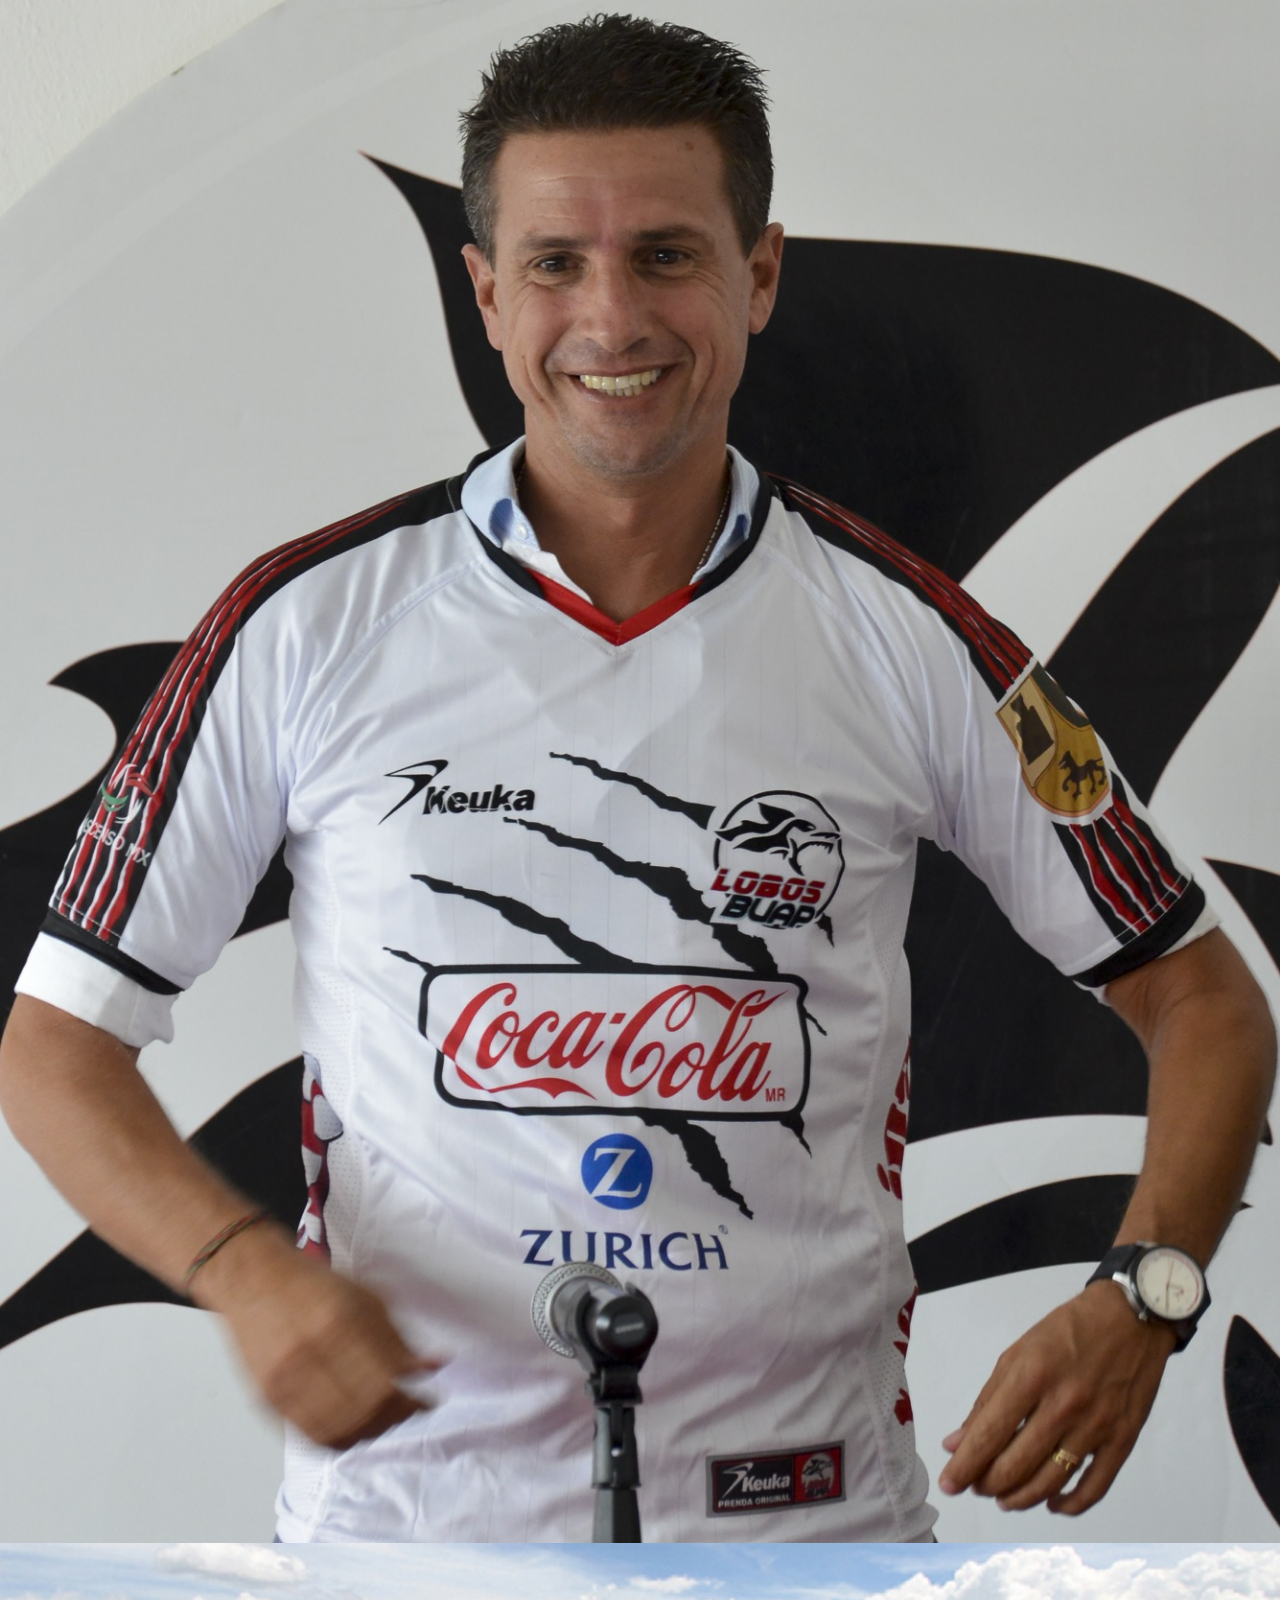
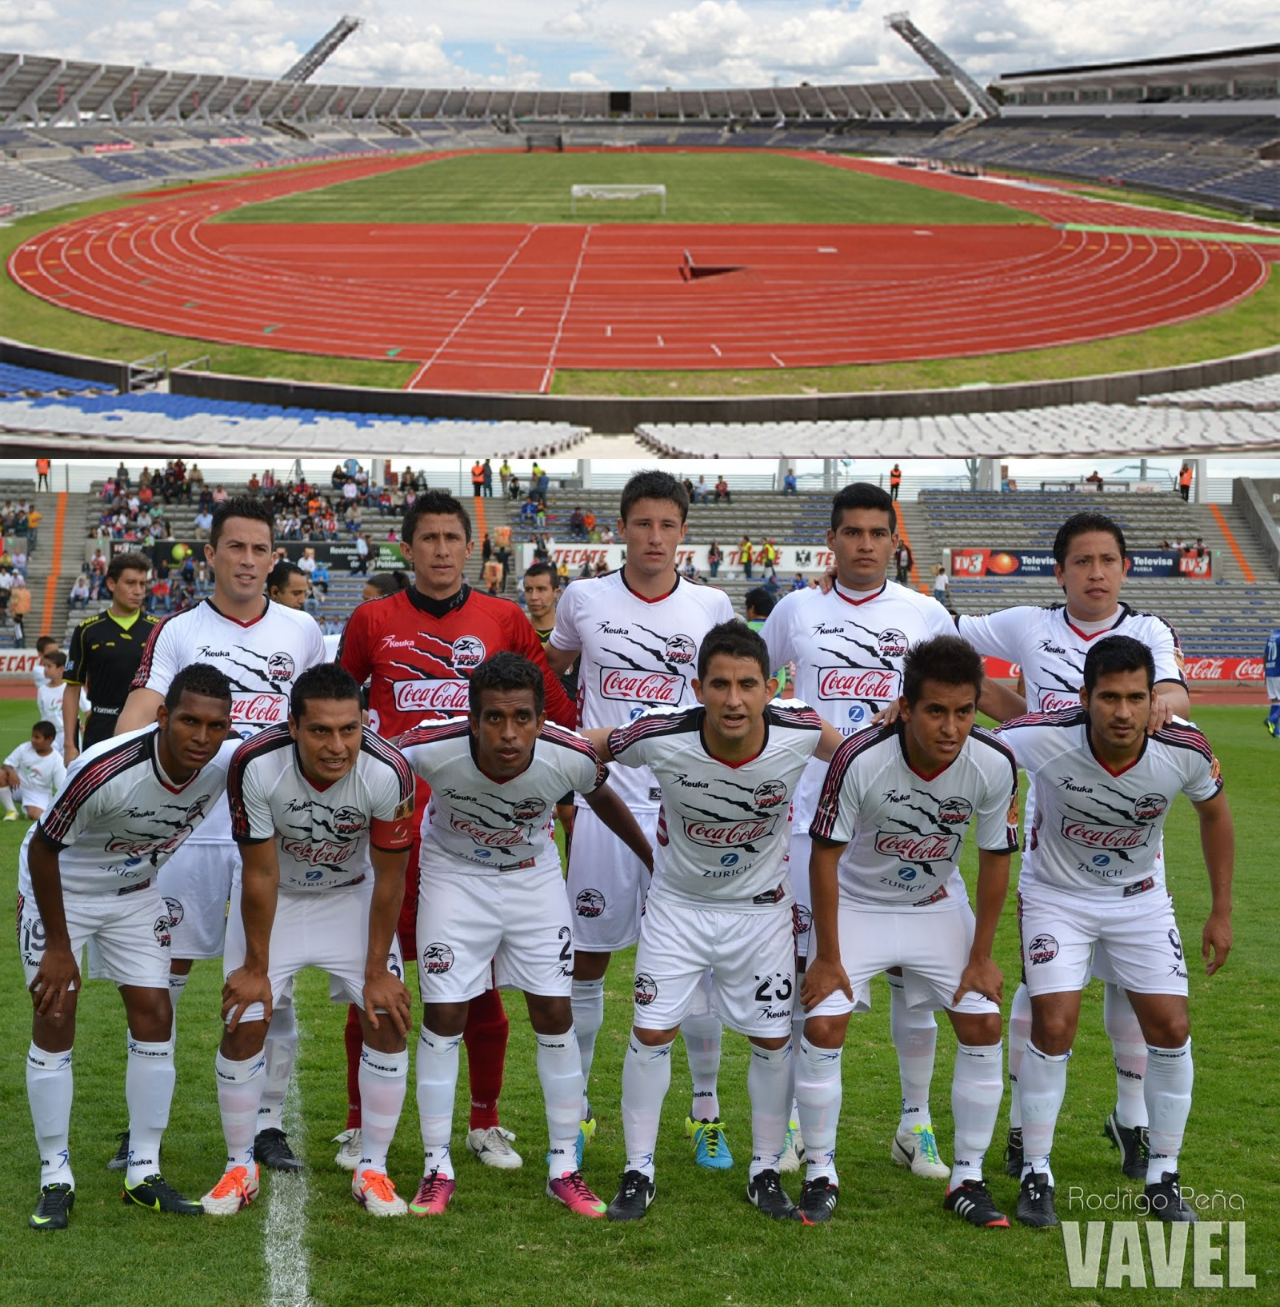
<file: imagen.html>
<!doctype html>
<html class="">
<head>
<meta charset="utf-8">
<meta name="viewport" content="width=device-width, initial-scale=1">
<title>Documento sin título</title>
<link href="boilerplate.css" rel="stylesheet" type="text/css">
<link href="imagen.css" rel="stylesheet" type="text/css">
</head>
<body>
<img src="dt.jpg">
<img src="estadio.jpg">
<img src="equipo.jpg">
</body>
</html>
</file>
<file: boilerplate.css>
@charset "utf-8";
/*
/* 
 * HTML5 ✰ Boilerplate
 *
 * Lo que sigue es el resultado de una intensa investigación sobre estilos válidos para múltiples navegadores. 
 * Los créditos figuran en línea; queremos expresar nuestro más sincero agradecimiento a Nicolas Gallagher, Jonathan Neal,
 * Kroc Camen y a la comunidad y el equipo de desarrollo de H5BP.
 *
 * Información detallada acerca de este CSS: h5bp.com/css
 * 
 * Modificaciones de Dreamweaver:
 * 1. Resaltado de selección convertido en comentario
 * 2. Eliminación de la sección de consultas de medios (añadimos la nuestra en un archivo independiente)
 *
 * ==|== normalizar ==========================================================
 */


/* =============================================================================
   Definiciones de pantalla de HTML5
   ========================================================================== */

article, aside, details, figcaption, figure, footer, header, hgroup, nav, section { display: block; }
audio, canvas, video { display: inline-block; *display: inline; *zoom: 1; }
audio:not([controls]) { display: none; }
[hidden] { display: none; }

/* =============================================================================
   Base
   ========================================================================== */

/*
 * 1. Corregir el texto que cambia de tamaño de forma extraña en IE6/7 cuando el tamaño de fuente del cuerpo se establece en unidades em
 * 2. Forzar la barra de desplazamiento vertical en navegadores distintos de IE
 * 3. Evitar el ajuste de tamaño de texto en iOS cuando cambia la orientación del dispositivo sin que se desactive el zoom de usuario: h5bp.com/g
 */

html { font-size: 100%; overflow-y: scroll; -webkit-text-size-adjust: 100%; -ms-text-size-adjust: 100%; }

body { margin: 0; font-size: 13px; line-height: 1.231; }

body, button, input, select, textarea { font-family: sans-serif; color: #222; }

/* 
 * Eliminar text-shadow (la sombra del texto) del resaltado de selección: h5bp.com/i
 * Estas declaraciones de selección deben ser independientes
 * También: rosa cálido. (o personalice el color de fondo para que se ajuste a su diseño)
 */

/* Dreamweaver: anule la conversión de estos en comentarios si desea personalizar el resaltado de selección
 *::-moz-selection { background: #fe57a1; color: #fff; text-shadow: none; }
 *::selection { background: #fe57a1; color: #fff; text-shadow: none; }
 */

/* =============================================================================
   Vínculos
   ========================================================================== */

a { color: #00e; }
a:visited { color: #551a8b; }
a:hover { color: #06e; }
a:focus { outline: thin dotted; }

/* Mejorar la legibilidad con foco y al pasar por encima en todos los navegadores: h5bp.com/h */
a:hover, a:active { outline: 0; }


/* =============================================================================
   Tipografía
   ========================================================================== */

abbr[title] { border-bottom: 1px dotted; }

b, strong { font-weight: bold; }

blockquote { margin: 1em 40px; }

dfn { font-style: italic; }

hr { display: block; height: 1px; border: 0; border-top: 1px solid #ccc; margin: 1em 0; padding: 0; }

ins { background: #ff9; color: #000; text-decoration: none; }

mark { background: #ff0; color: #000; font-style: italic; font-weight: bold; }

/* Repetir la declaración de la familia de fuentes monoespacio: h5bp.com/j */
pre, code, kbd, samp { font-family: monospace, monospace; _font-family: 'courier new', monospace; font-size: 1em; }

/* Mejorar la legibilidad del texto con formato preestablecido en todos los navegadores */
pre { white-space: pre; white-space: pre-wrap; word-wrap: break-word; }

q { quotes: none; }
q:before, q:after { content: ""; content: none; }

small { font-size: 85%; }

/* Colocar el contenido de subíndices y superíndices sin que se vea afectada line-height (la altura de línea): h5bp.com/k */
sub, sup { font-size: 75%; line-height: 0; position: relative; vertical-align: baseline; }
sup { top: -0.5em; }
sub { bottom: -0.25em; }


/* =============================================================================
   Listas
   ========================================================================== */

ul, ol { margin: 1em 0; padding: 0 0 0 40px; }
dd { margin: 0 0 0 40px; }
nav ul, nav ol { list-style: none; list-style-image: none; margin: 0; padding: 0; }


/* =============================================================================
   Contenido incrustado
   ========================================================================== */

/*
 * 1. Mejorar la calidad de imagen al aplicar escala en IE7: h5bp.com/d
  * 2. Eliminar el hueco entre imágenes y bordes en los contenedores de imágenes: h5bp.com/e 
 */

img { border: 0; -ms-interpolation-mode: bicubic; vertical-align: middle; }

/*
 * Corregir el desbordamiento no oculto en IE9 
 */

svg:not(:root) { overflow: hidden; }


/* =============================================================================
   Figuras
   ========================================================================== */

figure { margin: 0; }


/* =============================================================================
   Formularios
   ========================================================================== */

form { margin: 0; }
fieldset { border: 0; margin: 0; padding: 0; }

/* Indicar que 'label' desplaza el foco al elemento de formulario asociado */
label { cursor: pointer; }

/* 
 * 1. Corregir el color que no se hereda en IE6/7/8/9 
 * 2. Corregir la alineación que se muestra de manera extraña en IE6/7 
 */

legend { border: 0; *margin-left: -7px; padding: 0; }

/*
 * 1. Corregir el tamaño de fuente que no se hereda en todos los navegadores
 * 2. Eliminar márgenes en FF3/4 S5 Chrome
 * 3. Definir una visualización con alineación vertical coherente en todos los navegadores
 */

button, input, select, textarea { font-size: 100%; margin: 0; vertical-align: baseline; *vertical-align: middle; }

/*
 * 1. Definir line-height (la altura de línea) como normal para que coincida con FF3/4 (configurar mediante !important en la hoja de estilos UA)
 * 2. Corregir el espaciado interno que se muestra de manera extraña en IE6/7
 */

button, input { line-height: normal; *overflow: visible; }

/*
 * Reintroducir el espaciado interno en 'table' para evitar problemas de solapamiento y espacio en blanco en IE6/7
 */

table button, table input { *overflow: auto; }

/*
 * 1. Mostrar cursor de mano para elementos de formulario en los que se puede hacer clic
 * 2. Permitir la aplicación de estilo a los elementos de formulario en los que se puede hacer clic en iOS
 */

button, input[type="button"], input[type="reset"], input[type="submit"] { cursor: pointer; -webkit-appearance: button; }

/*
 * Tamaño y aspecto coherentes para los cuadros
 */

input[type="checkbox"], input[type="radio"] { box-sizing: border-box; }
input[type="search"] { -webkit-appearance: textfield; -moz-box-sizing: content-box; -webkit-box-sizing: content-box; box-sizing: content-box; }
input[type="search"]::-webkit-search-decoration { -webkit-appearance: none; }

/* 
 * Eliminar el relleno y el borde interno en FF3/4: h5bp.com/l 
 */

button::-moz-focus-inner, input::-moz-focus-inner { border: 0; padding: 0; }

/* 
 * 1. Eliminar la barra de desplazamiento vertical predeterminada en IE6/7/8/9 
 * 2. Permitir solo el cambio de tamaño vertical
 */

textarea { overflow: auto; vertical-align: top; resize: vertical; }

/* Colores para la validez del formulario */
input:valid, textarea:valid {  }
input:invalid, textarea:invalid { background-color: #f0dddd; }


/* =============================================================================
   Tablas
   ========================================================================== */

table { border-collapse: collapse; border-spacing: 0; }
td { vertical-align: top; }


/* ==|== estilos principales =====================================================
   Autor: 
   ========================================================================== */
















/* ==|== clases de aplicación auxiliar no semánticas ========================================
   Defina sus estilos antes de iniciar esta sección.
   ========================================================================== */

/* Para sustitución de imagen */
.ir { display: block; border: 0; text-indent: -999em; overflow: hidden; background-color: transparent; background-repeat: no-repeat; text-align: left; direction: ltr; }
.ir br { display: none; }

/* Ocultar a los lectores de pantalla y los navegadores: h5bp.com/u */
.hidden { display: none !important; visibility: hidden; }

/* Ocultar solo visualmente, pero mantenerlo disponible para lectores de pantalla: h5bp.com/v */
.visuallyhidden { border: 0; clip: rect(0 0 0 0); height: 1px; margin: -1px; overflow: hidden; padding: 0; position: absolute; width: 1px; }

/* Amplía la clase .visuallyhidden para permitir que se pueda situar el foco en el elemento al navegar hasta él a través del teclado: h5bp.com/p */
.visuallyhidden.focusable:active, .visuallyhidden.focusable:focus { clip: auto; height: auto; margin: 0; overflow: visible; position: static; width: auto; }

/* Ocultar visualmente y a los lectores de pantalla, pero mantener el diseño */
.invisible { visibility: hidden; }

/* Contiene cuadros flotantes: h5bp.com/q */ 
.clearfix:before, .clearfix:after { content: ""; display: table; }
.clearfix:after { clear: both; }
.clearfix { zoom: 1; }


/* ==|== estilos de impresión =======================================================
   Estilos de impresión.
   Situados en línea para evitar la conexión HTTP requerida: h5bp.com/r
   ========================================================================== */
 
 @media print {
  * { background: transparent !important; color: black !important; text-shadow: none !important; filter:none !important; -ms-filter: none !important; } /* La impresión en negro es más rápida: h5bp.com/s */
  a, a:visited { text-decoration: underline; }
  a[href]:after { content: " (" attr(href) ")"; }
  abbr[title]:after { content: " (" attr(title) ")"; }
  .ir a:after, a[href^="javascript:"]:after, a[href^="#"]:after { content: ""; }  /* No mostrar para imágenes ni para código javascript/vínculos internos */
  pre, blockquote { border: 1px solid #999; page-break-inside: avoid; }
  thead { display: table-header-group; } /* h5bp.com/t */
  tr, img { page-break-inside: avoid; }
  img { max-width: 100% !important; }
  @page { margin: 0.5cm; }
  p, h2, h3 { orphans: 3; widows: 3; }
  h2, h3 { page-break-after: avoid; }
}
</file>
<file: imagen.css>
@charset "utf-8";
/* Medios fluidos sencillos
   Nota: Los medios fluidos exigen la eliminación de los atributos de altura y anchura de los medios del código HTML
   http://www.alistapart.com/articles/fluid-images/ 
*/
img, object, embed, video {
	max-width: 100%;
}
/* IE 6 no admite max-width (anchura máxima), por lo que usa de manera predeterminada una anchura del 100% */
.ie6 img {
	width:100%;
}

/*
	Propiedades de cuadrícula fluida de Dreamweaver
	----------------------------------
	dw-num-cols-mobile:		5;
	dw-num-cols-tablet:		8;
	dw-num-cols-desktop:	10;
	dw-gutter-percentage:	25;
	
	Inspiración obtenida de "Responsive Web Design" de Ethan Marcotte 
	http://www.alistapart.com/articles/responsive-web-design
	
	y Golden Grid System de Joni Korpi
	http://goldengridsystem.com/
*/

/* Diseño móvil: 480 px e inferior. */

.gridContainer {
	margin-left: auto;
	margin-right: auto;
	width: 87.36%;
	padding-left: 1.82%;
	padding-right: 1.82%;
}
#LayoutDiv1 {
	clear: both;
	float: left;
	margin-left: 0;
	width: 100%;
	display: block;
}

/* Diseño tableta: de 481 px a 768 px. Hereda estilos de: Diseño móvil. */

@media only screen and (min-width: 481px) {
.gridContainer {
	width: 90.675%;
	padding-left: 1.1625%;
	padding-right: 1.1625%;
}
#LayoutDiv1 {
	clear: both;
	float: left;
	margin-left: 0;
	width: 100%;
	display: block;
}
}

/* Diseño escritorio: de 769 px hasta un máximo de 1232 px.  Hereda estilos de: Diseño móvil y Diseño tableta. */

@media only screen and (min-width: 769px) {
.gridContainer {
	width: 88.2%;
	max-width: 1232px;
	padding-left: 0.9%;
	padding-right: 0.9%;
	margin: auto;
}
#LayoutDiv1 {
	clear: both;
	float: left;
	margin-left: 0;
	width: 100%;
	display: block;
}
}
</file>
